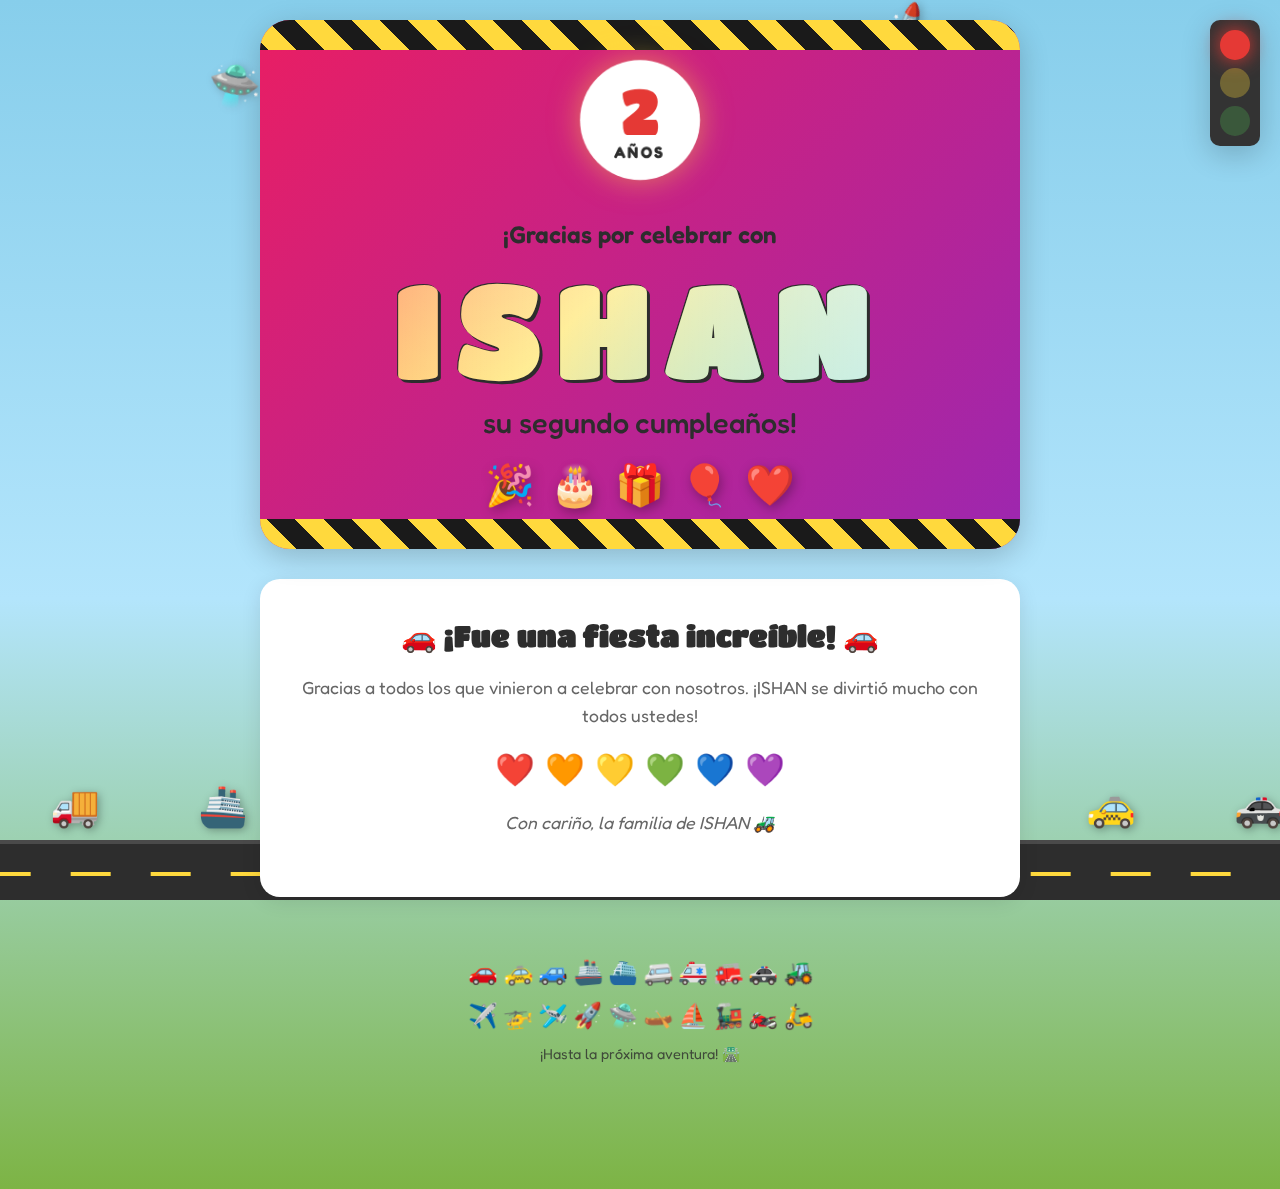
<file: index.html>
<!DOCTYPE html>
<html lang="en">
<head>
    <meta charset="UTF-8">
    <meta name="viewport" content="width=device-width, initial-scale=1.0">
    <meta http-equiv="refresh" content="0; url=./2nd/">
    <title>🎂 Ishan's Birthday Invitations</title>
    <link rel="icon" href="./2nd/favicon.svg" type="image/svg+xml">
</head>
<body>
    <p>Redirecting to <a href="./2nd/">current invitation</a>...</p>
</body>
</html>
</file>
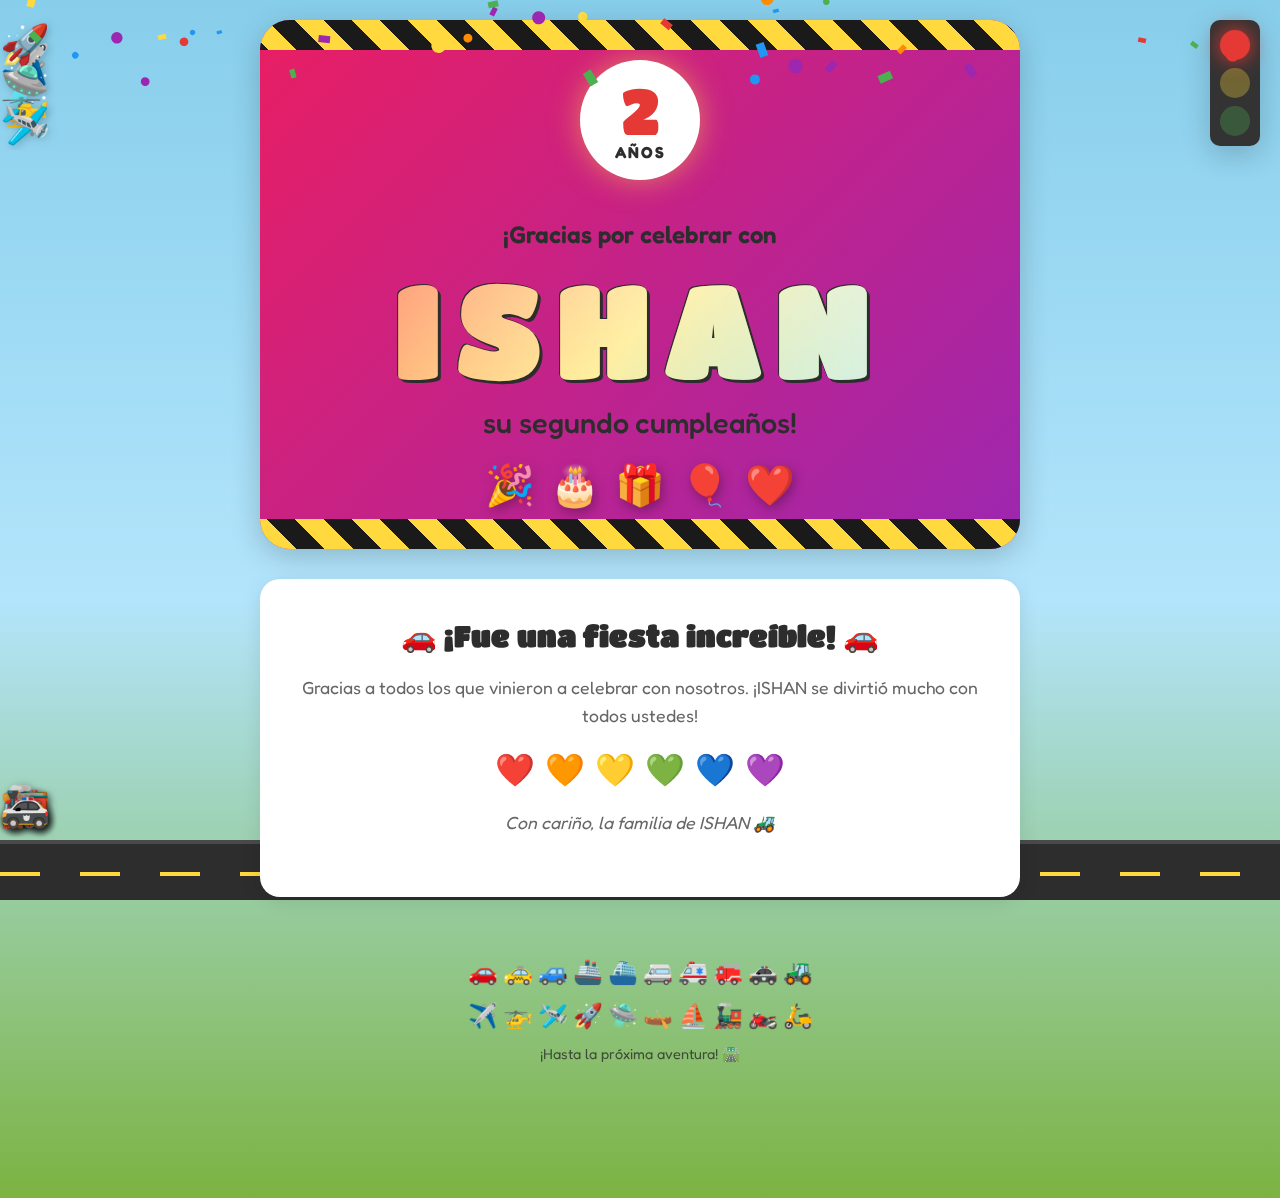
<file: 2nd/index.html>
<!DOCTYPE html>
<html lang="es">
<head>
    <meta charset="UTF-8">
    <meta name="viewport" content="width=device-width, initial-scale=1.0">
    <title>🚗 ¡Ishan cumple 2 años! 🚜</title>
    
    <meta name="description" content="¡Estás invitado al segundo cumpleaños de Ishan! Fiesta temática de vehículos el 4 de enero de 2026.">
    <meta name="keywords" content="birthday, party, Ishan, vehicles, invitation">
    <meta name="author" content="Ishan's Family">
    
    <meta property="og:type" content="website">
    <meta property="og:title" content="🚗 ¡Ishan cumple 2 años! 🚜">
    <meta property="og:description" content="¡Estás invitado! Fiesta temática de vehículos - Domingo 4 de enero de 2026">
    <meta property="og:image" content="https://em-content.zobj.net/source/apple/391/racing-car_1f3ce-fe0f.png">
    
    <meta name="twitter:card" content="summary">
    <meta name="twitter:title" content="🚗 ¡Ishan cumple 2 años! 🚜">
    <meta name="twitter:description" content="¡Estás invitado! Fiesta temática de vehículos - Domingo 4 de enero de 2026">
    
    <meta name="theme-color" content="#FFD93D">
    <meta name="msapplication-TileColor" content="#FFD93D">
    
    <link rel="icon" type="image/svg+xml" href="favicon.svg">
    <link rel="apple-touch-icon" href="favicon.svg">
    
    <link rel="preconnect" href="https://fonts.googleapis.com">
    <link rel="preconnect" href="https://fonts.gstatic.com" crossorigin>
    <link href="https://fonts.googleapis.com/css2?family=Fredoka:wght@400;500;600;700&family=Titan+One&display=swap" rel="stylesheet">
    <link rel="stylesheet" href="../shared/styles.css">
</head>
<body>
    <canvas id="confetti-canvas"></canvas>
    
    <div class="road-container">
        <div class="road">
            <div class="road-line"></div>
        </div>
    </div>

    <div class="vehicle-parade">
        <div class="vehicle car">🚗</div>
        <div class="vehicle truck">🚚</div>
        <div class="vehicle ship">🚢</div>
        <div class="vehicle tractor">🚜</div>
        <div class="vehicle excavator">🏗️</div>
        <div class="vehicle fire-truck">🚒</div>
        <div class="vehicle motorcycle">🏍️</div>
        <div class="vehicle train">🚂</div>
        <div class="vehicle taxi">🚕</div>
        <div class="vehicle police">🚓</div>
    </div>

    <div class="sky-parade">
        <div class="sky-vehicle airplane">✈️</div>
        <div class="sky-vehicle helicopter">🚁</div>
        <div class="sky-vehicle rocket">🚀</div>
        <div class="sky-vehicle small-plane">🛩️</div>
        <div class="sky-vehicle ufo">🛸</div>
    </div>

    <div class="traffic-light" id="traffic-light">
        <div class="light red active"></div>
        <div class="light yellow"></div>
        <div class="light green"></div>
    </div>

    <main class="invitation-container">
        <section class="hero">
            <div class="construction-tape top"></div>
            <div class="age-badge">
                <span class="age">2</span>
                <span class="years">AÑOS</span>
            </div>
            <h1 class="title">
                <span class="pre-title">¡Vroom Vroom!</span>
                <span class="name">ISHAN</span>
                <span class="subtitle">¡cumple DOS años!</span>
            </h1>
            <div class="vehicle-row">
                <span class="bounce-vehicle">🚗</span>
                <span class="bounce-vehicle">🚢</span>
                <span class="bounce-vehicle">🚜</span>
                <span class="bounce-vehicle">🚚</span>
                <span class="bounce-vehicle">🏗️</span>
            </div>
            <div class="construction-tape bottom"></div>
        </section>

        <section class="details-section">
            <div class="detail-card date-card">
                <div class="card-icon">📅</div>
                <h3>Cuándo</h3>
                <p class="primary">Domingo, 4 de enero de 2026</p>
                <p class="secondary">1:00 PM - 6:00 PM</p>
            </div>
            
            <div class="detail-card location-card">
                <div class="card-icon">📍</div>
                <h3>Dónde</h3>
                <p class="primary">Salón de Fiestas Microkids</p>
                <p class="secondary">Juan Sánchez Azcona 524<br>Narvarte Poniente, Benito Juárez</p>
                <a href="https://maps.app.goo.gl/3M3azLVywCM9xxuf8" target="_blank" class="map-link">
                    🗺️ Cómo llegar
                </a>
            </div>
        </section>

        <section class="game-section">
            <h2>🎮 ¡Toca los vehículos!</h2>
            <div class="vehicle-grid">
                <button class="vehicle-btn" data-vehicle="car" aria-label="Carro">
                    <span class="emoji">🚗</span>
                    <span class="name">Carro</span>
                </button>
                <button class="vehicle-btn" data-vehicle="truck" aria-label="Camión">
                    <span class="emoji">🚚</span>
                    <span class="name">Camión</span>
                </button>
                <button class="vehicle-btn" data-vehicle="ship" aria-label="Barco">
                    <span class="emoji">🚢</span>
                    <span class="name">Barco</span>
                </button>
                <button class="vehicle-btn" data-vehicle="tractor" aria-label="Tractor">
                    <span class="emoji">🚜</span>
                    <span class="name">Tractor</span>
                </button>
                <button class="vehicle-btn" data-vehicle="excavator" aria-label="Excavadora">
                    <span class="emoji">🏗️</span>
                    <span class="name">Excavadora</span>
                </button>
                <button class="vehicle-btn" data-vehicle="firetruck" aria-label="Bomberos">
                    <span class="emoji">🚒</span>
                    <span class="name">Bomberos</span>
                </button>
                <button class="vehicle-btn" data-vehicle="ambulance" aria-label="Ambulancia">
                    <span class="emoji">🚑</span>
                    <span class="name">Ambulancia</span>
                </button>
                <button class="vehicle-btn" data-vehicle="police" aria-label="Policía">
                    <span class="emoji">🚓</span>
                    <span class="name">Policía</span>
                </button>
            </div>
        </section>

        <section class="rsvp-section">
            <div class="rsvp-content">
                <h2>🎉 ¡Te esperamos!</h2>
                <p>Por favor confirma tu asistencia a la fiesta de cumpleaños de Ishan</p>
                
                <div class="rsvp-buttons">
                    <a href="https://api.whatsapp.com/send?phone=5215527151292&text=Confirmo%20mi%20asistencia%20a%20la%20fiesta%F0%9F%8E%88%F0%9F%8E%82" 
                       target="_blank" 
                       class="rsvp-btn yes" 
                       id="rsvp-yes">
                        <span class="btn-emoji">🚗</span>
                        <span class="btn-text">¡Vroom! ¡Sí voy!</span>
                    </a>
                </div>

                <div class="contact-info">
                    <p>¿Preguntas? Contáctanos por WhatsApp:</p>
                    <a href="https://api.whatsapp.com/send?phone=5215527151292" target="_blank" class="contact-link">
                        💬 Enviar mensaje
                    </a>
                </div>
            </div>
        </section>

        <section class="countdown-section">
            <h2>🚦 ¡Cuenta regresiva para la fiesta!</h2>
            <div class="countdown" id="countdown">
                <div class="countdown-item">
                    <span class="number" id="days">00</span>
                    <span class="label">Días</span>
                </div>
                <div class="countdown-item">
                    <span class="number" id="hours">00</span>
                    <span class="label">Horas</span>
                </div>
                <div class="countdown-item">
                    <span class="number" id="minutes">00</span>
                    <span class="label">Minutos</span>
                </div>
                <div class="countdown-item">
                    <span class="number" id="seconds">00</span>
                    <span class="label">Segundos</span>
                </div>
            </div>
        </section>

        <footer class="footer">
            <div class="footer-vehicles">
                <span>🚗</span><span>🚕</span><span>🚙</span><span>🚢</span><span>⛴️</span>
                <span>🚐</span><span>🚑</span><span>🚒</span><span>🚓</span><span>🚜</span>
            </div>
            <div class="footer-vehicles sky">
                <span>✈️</span><span>🚁</span><span>🛩️</span><span>🚀</span><span>🛸</span>
                <span>🛶</span><span>⛵</span><span>🚂</span><span>🏍️</span><span>🛵</span>
            </div>
            <p class="small">¡Nos vemos en la carretera! 🛣️</p>
        </footer>
    </main>

    <script src="config.js"></script>
    <script src="../shared/script.js"></script>
</body>
</html>
</file>
<file: shared/styles.css>
:root {
    --construction-yellow: #FFD93D;
    --construction-orange: #FF8C00;
    --road-gray: #4A4A4A;
    --road-dark: #2D2D2D;
    --grass-green: #7CB342;
    --sky-blue: #87CEEB;
    --fire-red: #E53935;
    --safety-vest: #FFEB3B;
    --white: #FFFFFF;
    --black: #1A1A1A;
    --font-display: 'Titan One', cursive;
    --font-body: 'Fredoka', sans-serif;
    --shadow-soft: 0 4px 20px rgba(0, 0, 0, 0.1);
    --shadow-hard: 0 8px 30px rgba(0, 0, 0, 0.2);
    --shadow-glow: 0 0 30px rgba(255, 217, 61, 0.5);
}

*, *::before, *::after {
    margin: 0;
    padding: 0;
    box-sizing: border-box;
}

html { scroll-behavior: smooth; }

body {
    font-family: var(--font-body);
    background: linear-gradient(180deg, var(--sky-blue) 0%, #B3E5FC 50%, var(--grass-green) 100%);
    min-height: 100vh;
    overflow-x: hidden;
    position: relative;
}

#confetti-canvas {
    position: fixed;
    top: 0;
    left: 0;
    width: 100%;
    height: 100%;
    pointer-events: none;
    z-index: 1000;
}

.road-container {
    position: fixed;
    bottom: 0;
    left: 0;
    right: 0;
    height: 80px;
    z-index: 10;
    pointer-events: none;
}

.road {
    position: absolute;
    bottom: 0;
    left: 0;
    right: 0;
    height: 60px;
    background: var(--road-dark);
    border-top: 4px solid var(--road-gray);
}

.road-line {
    position: absolute;
    top: 50%;
    left: 0;
    right: 0;
    height: 4px;
    background: repeating-linear-gradient(90deg, var(--construction-yellow) 0px, var(--construction-yellow) 40px, transparent 40px, transparent 80px);
    animation: roadMove 1s linear infinite;
}

@keyframes roadMove {
    0% { transform: translateX(0); }
    100% { transform: translateX(-80px); }
}

.vehicle-parade {
    position: fixed;
    bottom: 60px;
    left: 0;
    right: 0;
    height: 60px;
    z-index: 15;
    pointer-events: none;
}

.vehicle {
    position: absolute;
    font-size: 2.5rem;
    bottom: 10px;
    animation: driveAcross 15s linear infinite;
    filter: drop-shadow(2px 2px 4px rgba(0,0,0,0.3));
    cursor: pointer;
    pointer-events: auto;
    transition: transform 0.2s;
}

.vehicle:hover { transform: scale(1.3) translateY(-5px); }

.vehicle.car { animation-delay: 0s; }
.vehicle.truck { animation-delay: -1.5s; }
.vehicle.ship { animation-delay: -3s; }
.vehicle.tractor { animation-delay: -4.5s; }
.vehicle.excavator { animation-delay: -6s; }
.vehicle.fire-truck { animation-delay: -7.5s; }
.vehicle.motorcycle { animation-delay: -9s; }
.vehicle.train { animation-delay: -10.5s; }
.vehicle.taxi { animation-delay: -12s; }
.vehicle.police { animation-delay: -13.5s; }

@keyframes driveAcross {
    0% { left: -100px; }
    100% { left: calc(100% + 100px); }
}

.sky-parade {
    position: fixed;
    top: 0;
    left: 0;
    right: 0;
    height: 150px;
    z-index: 5;
    pointer-events: none;
    overflow: hidden;
}

.sky-vehicle {
    position: absolute;
    font-size: 2.5rem;
    filter: drop-shadow(2px 2px 4px rgba(0,0,0,0.2));
    pointer-events: auto;
    cursor: pointer;
    transition: transform 0.2s;
}

.sky-vehicle:hover { transform: scale(1.3); }

.sky-vehicle.airplane {
    top: 40px;
    animation: flyAcross 20s linear infinite;
}

.sky-vehicle.helicopter {
    top: 80px;
    animation: flyAcross 18s linear infinite, hover 1s ease-in-out infinite;
    animation-delay: -5s, 0s;
}

.sky-vehicle.rocket {
    top: 20px;
    animation: flyAcrossUp 12s linear infinite;
    animation-delay: -8s;
}

.sky-vehicle.small-plane {
    top: 100px;
    animation: flyAcross 22s linear infinite;
    animation-delay: -12s;
}

.sky-vehicle.ufo {
    top: 60px;
    animation: flyAcross 15s linear infinite, wobbleUfo 2s ease-in-out infinite;
    animation-delay: -3s, 0s;
}

@keyframes flyAcross {
    0% { left: -80px; }
    100% { left: calc(100% + 80px); }
}

@keyframes flyAcrossUp {
    0% { left: -80px; top: 120px; transform: rotate(-30deg); }
    100% { left: calc(100% + 80px); top: -50px; transform: rotate(-30deg); }
}

@keyframes hover {
    0%, 100% { transform: translateY(0); }
    50% { transform: translateY(-8px); }
}

@keyframes wobbleUfo {
    0%, 100% { transform: rotate(-10deg); }
    50% { transform: rotate(10deg); }
}

.traffic-light {
    position: fixed;
    top: 20px;
    right: 20px;
    background: #333;
    padding: 10px;
    border-radius: 10px;
    display: flex;
    flex-direction: column;
    gap: 8px;
    z-index: 100;
    box-shadow: var(--shadow-hard);
    cursor: pointer;
}

.light {
    width: 30px;
    height: 30px;
    border-radius: 50%;
    opacity: 0.3;
    transition: opacity 0.3s, box-shadow 0.3s;
}

.light.red { background: #E53935; }
.light.yellow { background: #FFD93D; }
.light.green { background: #4CAF50; }

.light.active { opacity: 1; box-shadow: 0 0 20px currentColor; }
.light.red.active { box-shadow: 0 0 20px #E53935; }
.light.yellow.active { box-shadow: 0 0 20px #FFD93D; }
.light.green.active { box-shadow: 0 0 20px #4CAF50; }

.invitation-container {
    max-width: 800px;
    margin: 0 auto;
    padding: 20px;
    padding-bottom: 100px;
    position: relative;
    z-index: 20;
}

.hero {
    background: linear-gradient(135deg, var(--construction-yellow) 0%, var(--construction-orange) 100%);
    border-radius: 30px;
    padding: 40px 20px;
    text-align: center;
    position: relative;
    overflow: hidden;
    box-shadow: var(--shadow-hard);
    margin-bottom: 30px;
}

.construction-tape {
    position: absolute;
    left: -20px;
    right: -20px;
    height: 30px;
    background: repeating-linear-gradient(45deg, var(--black) 0px, var(--black) 20px, var(--construction-yellow) 20px, var(--construction-yellow) 40px);
}

.construction-tape.top { top: 0; }
.construction-tape.bottom { bottom: 0; }

.age-badge {
    display: inline-flex;
    flex-direction: column;
    align-items: center;
    background: var(--white);
    border-radius: 50%;
    width: 120px;
    height: 120px;
    justify-content: center;
    box-shadow: var(--shadow-glow);
    margin-bottom: 20px;
    animation: pulse 2s ease-in-out infinite;
}

@keyframes pulse {
    0%, 100% { transform: scale(1); }
    50% { transform: scale(1.05); }
}

.age-badge .age {
    font-family: var(--font-display);
    font-size: 4rem;
    color: var(--fire-red);
    line-height: 1;
}

.age-badge .years {
    font-family: var(--font-body);
    font-weight: 700;
    font-size: 1rem;
    color: var(--road-dark);
    letter-spacing: 2px;
}

.title {
    display: flex;
    flex-direction: column;
    gap: 5px;
    margin: 20px 0;
}

.title .pre-title {
    font-family: var(--font-body);
    font-size: 1.5rem;
    color: var(--road-dark);
    font-weight: 600;
}

.title .name {
    font-family: var(--font-display);
    font-size: 8rem;
    letter-spacing: 16px;
    background: linear-gradient(
        135deg,
        #FF6B6B 0%,
        #FFE66D 25%,
        #4ECDC4 50%,
        #A78BFA 75%,
        #FF6B6B 100%
    );
    background-size: 200% 200%;
    -webkit-background-clip: text;
    -webkit-text-fill-color: transparent;
    background-clip: text;
    animation: gradientShift 3s ease infinite;
    filter: drop-shadow(3px 3px 0 var(--road-dark)) drop-shadow(-1px -1px 0 var(--road-dark));
    position: relative;
}

.title .name::after {
    content: 'ISHAN';
    position: absolute;
    left: 0;
    top: 0;
    width: 100%;
    background: linear-gradient(
        90deg,
        transparent 0%,
        rgba(255,255,255,0.8) 50%,
        transparent 100%
    );
    background-size: 200% 100%;
    -webkit-background-clip: text;
    background-clip: text;
    -webkit-text-fill-color: transparent;
    animation: shine 2s ease-in-out infinite;
}

@keyframes gradientShift {
    0%, 100% { background-position: 0% 50%; }
    50% { background-position: 100% 50%; }
}

@keyframes shine {
    0% { background-position: -200% 0; }
    100% { background-position: 200% 0; }
}

.title .subtitle {
    font-family: var(--font-body);
    font-size: 1.8rem;
    color: var(--road-dark);
    font-weight: 500;
}

.vehicle-row {
    display: flex;
    justify-content: center;
    gap: 15px;
    margin-top: 20px;
    flex-wrap: wrap;
}

.bounce-vehicle {
    font-size: 2.5rem;
    display: inline-block;
    animation: bounce 0.6s ease-in-out infinite;
    filter: drop-shadow(2px 4px 6px rgba(0,0,0,0.3));
}

.bounce-vehicle:nth-child(1) { animation-delay: 0s; }
.bounce-vehicle:nth-child(2) { animation-delay: 0.1s; }
.bounce-vehicle:nth-child(3) { animation-delay: 0.2s; }
.bounce-vehicle:nth-child(4) { animation-delay: 0.3s; }
.bounce-vehicle:nth-child(5) { animation-delay: 0.4s; }

@keyframes bounce {
    0%, 100% { transform: translateY(0); }
    50% { transform: translateY(-15px); }
}

.countdown-section {
    background: var(--white);
    border-radius: 20px;
    padding: 30px 20px;
    text-align: center;
    box-shadow: var(--shadow-soft);
    margin-bottom: 30px;
}

.countdown-section h2 {
    font-family: var(--font-display);
    color: var(--road-dark);
    margin-bottom: 20px;
    font-size: 1.5rem;
}

.countdown {
    display: flex;
    justify-content: center;
    gap: 15px;
    flex-wrap: wrap;
}

.countdown-item {
    background: linear-gradient(135deg, var(--construction-yellow) 0%, var(--construction-orange) 100%);
    border-radius: 15px;
    padding: 15px 20px;
    min-width: 80px;
    box-shadow: var(--shadow-soft);
}

.countdown-item .number {
    display: block;
    font-family: var(--font-display);
    font-size: 2.5rem;
    color: var(--white);
    text-shadow: 2px 2px 0 var(--road-dark);
}

.countdown-item .label {
    display: block;
    font-size: 0.8rem;
    color: var(--road-dark);
    font-weight: 600;
    text-transform: uppercase;
    letter-spacing: 1px;
}

.details-section {
    display: grid;
    grid-template-columns: repeat(auto-fit, minmax(280px, 1fr));
    gap: 20px;
    margin-bottom: 30px;
}

.detail-card {
    background: var(--white);
    border-radius: 20px;
    padding: 30px;
    text-align: center;
    box-shadow: var(--shadow-soft);
    transition: transform 0.3s, box-shadow 0.3s;
}

.detail-card:hover {
    transform: translateY(-5px);
    box-shadow: var(--shadow-hard);
}

.card-icon { font-size: 3rem; margin-bottom: 15px; }

.detail-card h3 {
    font-family: var(--font-display);
    color: var(--construction-orange);
    margin-bottom: 10px;
    font-size: 1.3rem;
}

.detail-card .primary {
    font-size: 1.2rem;
    font-weight: 600;
    color: var(--road-dark);
    margin-bottom: 5px;
}

.detail-card .secondary { color: #666; line-height: 1.5; }

.map-link {
    display: inline-block;
    margin-top: 15px;
    padding: 10px 20px;
    background: var(--grass-green);
    color: var(--white);
    text-decoration: none;
    border-radius: 25px;
    font-weight: 600;
    transition: background 0.3s, transform 0.3s;
}

.map-link:hover { background: #689F38; transform: scale(1.05); }

.game-section {
    background: linear-gradient(135deg, #E3F2FD 0%, #BBDEFB 100%);
    border-radius: 20px;
    padding: 30px 20px;
    text-align: center;
    box-shadow: var(--shadow-soft);
    margin-bottom: 30px;
}

.game-section h2 {
    font-family: var(--font-display);
    color: var(--road-dark);
    margin-bottom: 10px;
}

.game-instruction { color: #666; margin-bottom: 20px; }

.vehicle-grid {
    display: grid;
    grid-template-columns: repeat(auto-fit, minmax(100px, 1fr));
    gap: 15px;
    max-width: 500px;
    margin: 0 auto;
}

.vehicle-btn {
    background: var(--white);
    border: 3px solid var(--construction-yellow);
    border-radius: 15px;
    padding: 15px;
    cursor: pointer;
    transition: all 0.2s;
    display: flex;
    flex-direction: column;
    align-items: center;
    gap: 5px;
}

.vehicle-btn:hover {
    transform: scale(1.1);
    border-color: var(--construction-orange);
    box-shadow: var(--shadow-glow);
}

.vehicle-btn:active { transform: scale(0.95); }
.vehicle-btn .emoji { font-size: 2.5rem; }
.vehicle-btn .name { font-size: 0.8rem; font-weight: 600; color: var(--road-dark); }

.vehicle-btn.honking {
    animation: shake 0.3s ease-in-out;
    background: var(--construction-yellow);
}

@keyframes shake {
    0%, 100% { transform: translateX(0) rotate(0); }
    25% { transform: translateX(-5px) rotate(-5deg); }
    75% { transform: translateX(5px) rotate(5deg); }
}

.rsvp-section {
    background: linear-gradient(135deg, var(--fire-red) 0%, #C62828 100%);
    border-radius: 20px;
    padding: 40px 20px;
    text-align: center;
    box-shadow: var(--shadow-hard);
    margin-bottom: 30px;
}

.rsvp-content h2 {
    font-family: var(--font-display);
    color: var(--white);
    font-size: 2rem;
    margin-bottom: 15px;
}

.rsvp-content > p {
    color: rgba(255,255,255,0.9);
    margin-bottom: 25px;
    font-size: 1.1rem;
}

.rsvp-buttons {
    display: flex;
    flex-wrap: wrap;
    justify-content: center;
    gap: 15px;
    margin-bottom: 20px;
}

.rsvp-btn {
    display: flex;
    align-items: center;
    gap: 10px;
    padding: 15px 25px;
    border: none;
    border-radius: 50px;
    font-family: var(--font-body);
    font-size: 1rem;
    font-weight: 600;
    cursor: pointer;
    transition: all 0.3s;
}

.rsvp-btn.yes { background: var(--grass-green); color: var(--white); }

.rsvp-btn.yes:hover {
    background: #689F38;
    transform: scale(1.05);
    box-shadow: 0 5px 20px rgba(76, 175, 80, 0.4);
}

.rsvp-btn.no { background: var(--construction-yellow); color: var(--road-dark); }
.rsvp-btn.no:hover { background: #FFC107; transform: scale(1.05); }
.btn-emoji { font-size: 1.5rem; }


.contact-info { margin-top: 20px; color: rgba(255,255,255,0.8); }

.contact-link {
    display: inline-block;
    margin-top: 10px;
    color: var(--white);
    text-decoration: none;
    font-weight: 600;
    font-size: 1.2rem;
    transition: transform 0.3s;
}

.contact-link:hover { transform: scale(1.1); }

.footer {
    text-align: center;
    padding: 30px 20px;
    color: var(--road-dark);
}

.footer-vehicles {
    font-size: 1.5rem;
    margin-bottom: 15px;
    display: flex;
    justify-content: center;
    gap: 5px;
    flex-wrap: wrap;
}

.footer-vehicles span { animation: wobble 2s ease-in-out infinite; }
.footer-vehicles span:nth-child(odd) { animation-delay: 0.5s; }
.footer-vehicles.sky { margin-top: 5px; }

@keyframes wobble {
    0%, 100% { transform: rotate(-5deg); }
    50% { transform: rotate(5deg); }
}

.footer p { margin-bottom: 5px; }
.footer .small { font-size: 0.9rem; opacity: 0.8; }

@media (max-width: 600px) {
    .title .name { font-size: 4.5rem; letter-spacing: 8px; }
    .title .subtitle { font-size: 1.3rem; }
    .age-badge { width: 100px; height: 100px; }
    .age-badge .age { font-size: 3rem; }
    .countdown-item .number { font-size: 2rem; }
    .vehicle-parade .vehicle { font-size: 2rem; }
    .sky-parade .sky-vehicle { font-size: 1.8rem; }
    .traffic-light { top: 10px; right: 10px; padding: 8px; }
    .light { width: 20px; height: 20px; }
}

body.party-mode { animation: partyBackground 0.5s ease-in-out infinite alternate; }

@keyframes partyBackground {
    0% { filter: hue-rotate(0deg); }
    100% { filter: hue-rotate(30deg); }
}

body.party-mode .vehicle-parade .vehicle { animation-duration: 5s; }
body.party-mode .bounce-vehicle { animation-duration: 0.3s; }

.countdown-section.party-happening {
    background: linear-gradient(135deg, #4CAF50 0%, #8BC34A 100%);
    animation: partyPulse 1s ease-in-out infinite;
}

@keyframes partyPulse {
    0%, 100% { transform: scale(1); }
    50% { transform: scale(1.02); }
}

.party-live {
    padding: 20px;
}

.party-live-text {
    font-family: var(--font-display);
    font-size: 1.8rem;
    color: var(--white);
    text-shadow: 2px 2px 0 var(--road-dark);
    animation: bounce 0.5s ease-in-out infinite;
}

.party-live-sub {
    margin-top: 15px;
    font-size: 1.2rem;
    color: rgba(255,255,255,0.9);
}

.thank-you-hero {
    background: linear-gradient(135deg, #E91E63 0%, #9C27B0 100%);
}

.thank-you-message {
    background: var(--white);
    border-radius: 20px;
    padding: 40px 30px;
    text-align: center;
    box-shadow: var(--shadow-soft);
    margin-bottom: 30px;
}

.thank-you-message h2 {
    font-family: var(--font-display);
    color: var(--road-dark);
    margin-bottom: 20px;
    font-size: 1.8rem;
}

.thank-you-message p {
    color: #666;
    font-size: 1.1rem;
    line-height: 1.6;
    margin-bottom: 20px;
}

.thank-you-hearts {
    font-size: 2rem;
    display: flex;
    justify-content: center;
    gap: 10px;
    margin: 20px 0;
}

.thank-you-hearts span {
    animation: heartbeat 1s ease-in-out infinite;
}

.thank-you-hearts span:nth-child(2) { animation-delay: 0.1s; }
.thank-you-hearts span:nth-child(3) { animation-delay: 0.2s; }
.thank-you-hearts span:nth-child(4) { animation-delay: 0.3s; }
.thank-you-hearts span:nth-child(5) { animation-delay: 0.4s; }
.thank-you-hearts span:nth-child(6) { animation-delay: 0.5s; }

@keyframes heartbeat {
    0%, 100% { transform: scale(1); }
    50% { transform: scale(1.2); }
}

.thank-you-small {
    font-size: 1rem;
    color: #999;
    font-style: italic;
}
</file>
